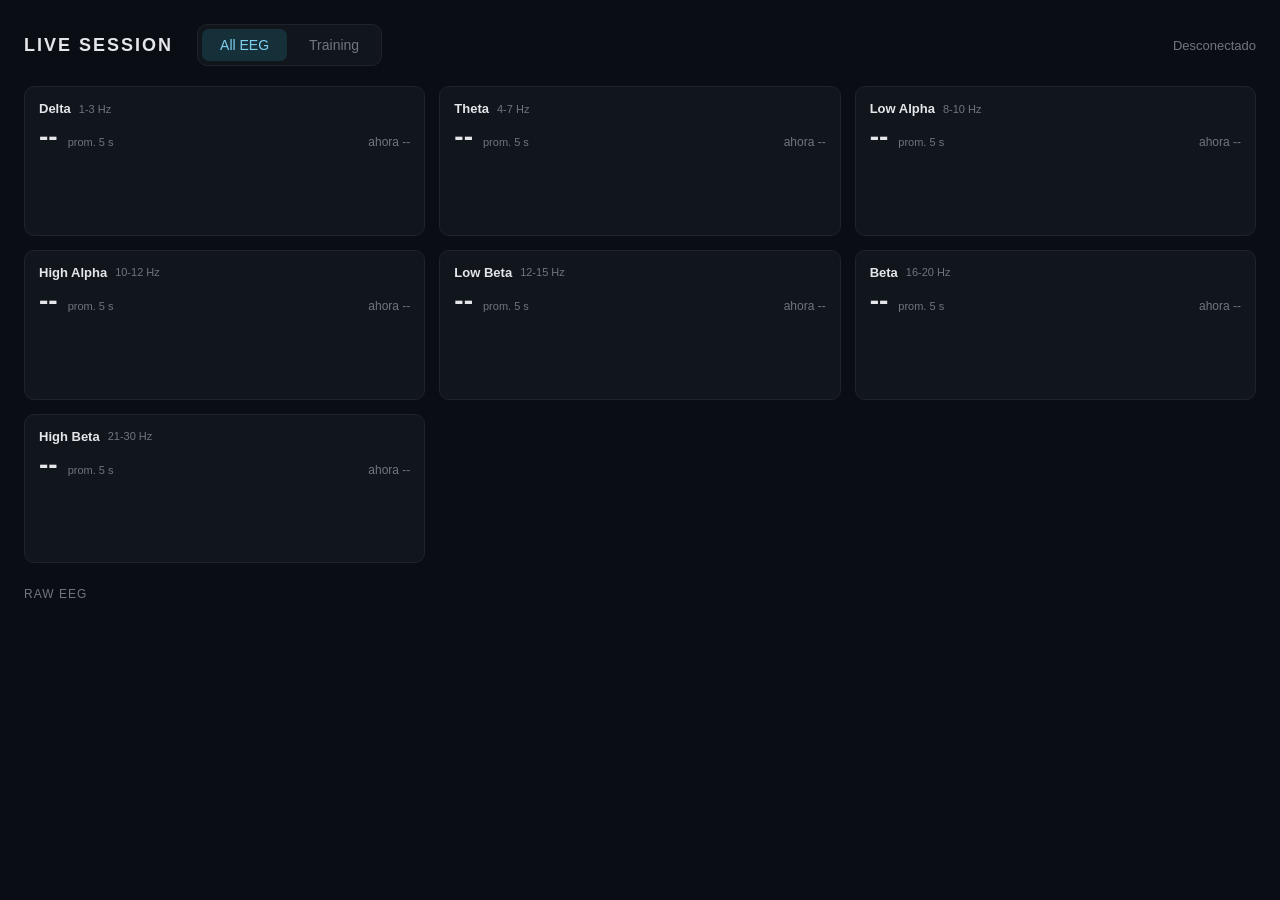
<file: dashboard.html>
<!DOCTYPE html>
<html lang="es">
<head>
<meta charset="UTF-8">
<title>Proyecto 3 · Live Session</title>
<style>
  :root { --bg:#0a0e14; --card:#11151c; --line:#1e232c; --text:#e4e6eb; --muted:#70757f;
          --green:#4cd9a5; --red:#e25563; --amber:#f2a623; }
  * { box-sizing:border-box; }
  body { background:var(--bg); color:var(--text); font-family:-apple-system,"Segoe UI",sans-serif; margin:0; padding:24px; }
  .hidden { display:none !important; }
  .topbar { display:flex; align-items:center; gap:24px; margin-bottom:20px; }
  h1 { font-size:18px; letter-spacing:2px; font-weight:600; margin:0; }
  .tabs { display:flex; gap:4px; background:var(--card); border:1px solid var(--line); border-radius:10px; padding:4px; }
  .tab { background:none; border:0; color:var(--muted); padding:8px 18px; border-radius:7px; font-size:14px; cursor:pointer; }
  .tab.active { background:#16303a; color:#7fd0f0; }
  .status { margin-left:auto; font-size:13px; color:var(--muted); }
  .status.connected { color:var(--green); }
  .card { background:var(--card); border:1px solid var(--line); border-radius:10px; padding:14px; }
  .grid { display:grid; gap:14px; margin-bottom:24px; }
  .grid.three { grid-template-columns:repeat(3,1fr); }
  .grid.two { grid-template-columns:repeat(2,1fr); }
  .head { display:flex; align-items:center; gap:8px; }
  .label { font-size:13px; font-weight:600; }
  .range { font-size:11px; color:var(--muted); }
  .big { font-size:28px; font-weight:600; line-height:1.1; }
  .tag { font-size:11px; color:var(--muted); }
  .small { font-size:12px; color:var(--muted); }
  canvas.spark { width:100%; height:60px; display:block; margin-top:8px; }
  .section-title { font-size:12px; color:var(--muted); letter-spacing:1px; margin:6px 0 10px; }
  .channel-row { display:flex; align-items:center; background:var(--card); border:1px solid var(--line); border-radius:10px; margin-bottom:8px; overflow:hidden; }
  .channel-label { width:130px; padding:14px; border-right:1px solid var(--line); flex-shrink:0; }
  .channel-label .name { font-size:14px; font-weight:600; }
  .quality { font-size:11px; letter-spacing:1px; margin-top:4px; }
  .quality.excellent { color:var(--green); }
  .quality.poor { color:var(--red); }
  .channel-row canvas { flex:1; height:90px; min-width:0; }

  /* formulario de protocolo */
  .form { max-width:640px; display:flex; flex-direction:column; gap:18px; }
  .field .title { display:block; font-size:12px; color:var(--muted); letter-spacing:1px; margin-bottom:6px; }
  input[type=text], input[type=number], select { background:#0d1117; color:var(--text); border:1px solid var(--line);
          border-radius:8px; padding:9px 11px; font-size:14px; width:100%; }
  .row2 { display:grid; grid-template-columns:1fr 1fr; gap:14px; }
  .chips { display:flex; flex-wrap:wrap; gap:8px; }
  .chip { display:flex; align-items:center; gap:6px; background:#0d1117; border:1px solid var(--line);
          border-radius:999px; padding:6px 12px; font-size:13px; cursor:pointer; }
  .chip input { accent-color:var(--green); }
  .chip.inhibit input { accent-color:var(--amber); }
  .chip:has(input:disabled) { opacity:.35; cursor:not-allowed; }
  button.primary { background:#1f6f5a; color:#eafff6; border:0; border-radius:8px; padding:11px 18px;
          font-size:14px; font-weight:600; cursor:pointer; align-self:flex-start; }
  button.danger { background:#7a2a33; color:#ffe9eb; border:0; border-radius:8px; padding:9px 16px;
          font-size:13px; font-weight:600; cursor:pointer; }
  button:disabled { opacity:.4; cursor:not-allowed; }
  button.ghost { background:none; color:var(--text); border:1px solid var(--line); border-radius:8px;
          padding:8px 14px; font-size:13px; cursor:pointer; }
  .fb { font-size:11px; letter-spacing:1px; padding:3px 9px; border-radius:6px; font-weight:600; background:#1b2029; color:var(--muted); }
  .fb.success { background:#143a2f; color:var(--green); }
  .fb.fail { background:#3a1a1e; color:var(--red); }
  .fb.invalid, .fb.calibrating { background:#3a2e12; color:var(--amber); }
  a.link { color:#7fd0f0; font-size:12px; }
  .error { color:var(--red); font-size:13px; min-height:18px; }

  /* vista de entrenamiento */
  .proto-bar { display:flex; align-items:center; gap:22px; margin-bottom:14px; flex-wrap:wrap; }
  .proto-name { font-size:16px; font-weight:600; }
  .clock { font-size:22px; font-weight:600; font-variant-numeric:tabular-nums; }
  .clock.over { color:var(--amber); }
  .controls { margin-left:auto; display:flex; gap:8px; align-items:center; flex-wrap:wrap; }
  .badge { font-size:10px; letter-spacing:1px; padding:2px 7px; border-radius:5px; font-weight:600; }
  .badge.reward { background:#143a2f; color:var(--green); }
  .badge.inhibit { background:#3a2e12; color:var(--amber); }
  .badge.paused { background:#3a2e12; color:var(--amber); }
  .metrics { margin-top:10px; }
  .metric { display:flex; justify-content:space-between; align-items:center; padding:9px 0;
          border-top:1px solid var(--line); font-size:12px; }
  .metric .k { color:var(--muted); letter-spacing:1px; }
  .metric .v { font-size:15px; font-weight:600; }
  .metric input { width:90px; text-align:right; padding:5px 8px; font-size:14px; }
  .saved { border-color:#1f6f5a; }
  .saved .path { font-family:Consolas,monospace; font-size:12px; word-break:break-all; margin:8px 0; color:var(--green); }
  .saved .warn { color:var(--amber); font-size:12px; margin-top:6px; }
</style>
</head>
<body>
  <div class="topbar">
    <h1>LIVE SESSION</h1>
    <div class="tabs">
      <button class="tab active" id="tab-eeg">All EEG</button>
      <button class="tab" id="tab-training">Training</button>
    </div>
    <div class="status" id="status">Conectando...</div>
  </div>

  <!-- ===== Vista All EEG ===== -->
  <section id="view-eeg">
    <div class="grid three" id="bandsGrid"></div>
    <div class="section-title">RAW EEG</div>
    <div id="rawChannels"></div>
  </section>

  <!-- ===== Vista Training ===== -->
  <section id="view-training" class="hidden">
    <div id="train-setup" class="form">
      <div class="card saved hidden" id="saved-panel"></div>

      <div class="field">
        <label class="title" for="protocol-name">NOMBRE DEL PROTOCOLO</label>
        <input type="text" id="protocol-name" maxlength="40" placeholder="Ej. Monastra">
      </div>
      <div class="row2">
        <div class="field">
          <label class="title" for="client-alias">CLIENTE (alias, no uses el nombre real)</label>
          <input type="text" id="client-alias" list="client-list" maxlength="40" placeholder="Ej. Cliente 1">
          <datalist id="client-list"></datalist>
        </div>
        <div class="field">
          <label class="title" for="duration-min">DURACIÓN (minutos)</label>
          <input type="number" id="duration-min" min="1" max="60" value="10">
        </div>
      </div>
      <div class="row2">
        <div class="field"><label class="title" for="sel-active">ELECTRODO ACTIVO</label><select id="sel-active"></select></div>
        <div class="field"><label class="title" for="sel-ref">ELECTRODO DE REFERENCIA</label><select id="sel-ref"></select></div>
      </div>
      <div class="field"><span class="title">BANDAS A MEJORAR (1 a 2)</span><div class="chips" id="chips-reward"></div></div>
      <div class="field"><span class="title">BANDAS A INHIBIR (1 a 2)</span><div class="chips" id="chips-inhibit"></div></div>
      <div class="field" id="thr-field">
        <span class="title">UMBRALES (opcional)</span>
        <div class="small" id="thr-hint">Elige bandas para ponerles umbral. Si lo dejas vacío, se calcula en la calibración previa (~25 s válidos). Los que escribas aquí se respetan.</div>
        <div class="row2" id="thr-inputs" style="margin-top:8px"></div>
      </div>
      <div class="field">
        <label style="display:flex;gap:8px;align-items:flex-start;cursor:pointer">
          <input type="checkbox" id="save-raw" style="margin-top:3px">
          <span><b>Guardar señal cruda (solo en esta computadora)</b><br>
          <span class="small">Para revisar ruido/artefactos después. Ocupa ~1 MB por minuto, incluye la calibración y NO se envía a P4.</span></span>
        </label>
      </div>
      <div class="error" id="setup-error"></div>
      <button class="primary" id="btn-start">Iniciar (calibra y luego entrena)</button>
    </div>

    <div id="train-live" class="hidden">
      <div class="proto-bar">
        <div>
          <div class="tag">PROTOCOL <span class="badge paused hidden" id="live-paused">EN PAUSA</span></div>
          <div class="proto-name" id="live-name">--</div>
          <div class="small" id="live-electrodes">--</div>
        </div>
        <div>
          <div class="tag">SESSION TIME</div>
          <div class="clock" id="live-time">00:00 / 10:00</div>
          <div class="small" id="live-valid">--</div>
        </div>
        <div>
          <div class="tag">FEEDBACK AL CLIENTE</div>
          <span class="fb" id="live-fb">--</span>
          <div style="margin-top:4px"><a class="link" href="feedback.html" target="_blank">Abrir pantalla del cliente</a></div>
        </div>
        <div class="controls">
          <button class="ghost" id="btn-pause">Pausar</button>
          <button class="ghost" id="btn-restart">Reiniciar</button>
          <button class="ghost" id="btn-discard">Descartar</button>
          <button class="danger" id="btn-save">End session and save</button>
        </div>
      </div>
      <div class="error" id="live-error"></div>
      <div class="grid two" id="trainBands"></div>
      <div class="section-title">RAW EEG</div>
      <div class="channel-row">
        <div class="channel-label">
          <div class="name" id="train-raw-name">--</div>
          <div class="quality excellent" id="train-quality">EXCELLENT</div>
        </div>
        <canvas id="train-raw"></canvas>
      </div>
    </div>
  </section>

<script>
const BAND_DEFS = {
  delta:     { label: "Delta",     range: "1-3 Hz",   color: "#e25563" },
  theta:     { label: "Theta",     range: "4-7 Hz",   color: "#f2a623" },
  low_alpha: { label: "Low Alpha", range: "8-10 Hz",  color: "#4cd9a5" },
  high_alpha:{ label: "High Alpha",range: "10-12 Hz", color: "#7fe3c0" },
  low_beta:  { label: "Low Beta",  range: "12-15 Hz", color: "#4a9eea" },
  beta:      { label: "Beta",      range: "16-20 Hz", color: "#6b7fe0" },
  high_beta: { label: "High Beta", range: "21-30 Hz", color: "#b983e0" },
};
const BAND_KEYS = Object.keys(BAND_DEFS);
const MAX_HISTORY = 60;
const RAW_WINDOW_SECONDS = 5;
const MAX_PER_SIDE = 2;          // igual que MAX_BANDS_PER_SIDE en live_server.py
const REQUIRE_BOTH_SIDES = true; // igual que REQUIRE_BOTH_SIDES en live_server.py

const $ = (id) => document.getElementById(id);
const mean = (arr) => arr.reduce((a, b) => a + b, 0) / arr.length;
const fmt = (v) => (v === null || v === undefined) ? "--" : v.toFixed(2);
const mmss = (s) => String(Math.floor(s / 60)).padStart(2, "0") + ":" + String(Math.floor(s % 60)).padStart(2, "0");
const esc = (s) => String(s).replace(/[&<>"]/g, (c) => ({ "&": "&amp;", "<": "&lt;", ">": "&gt;", '"': "&quot;" }[c]));

// ---------- Estado ----------
let activeTab = "eeg";
let latest = null, dirty = false, lastDraw = 0, lastSeq = -1;
let lastMsgTime = Date.now(), streamOk = true, lastSfreq = 256;
let trainingActive = false, currentKey = "", trainHistory = {}, trainBuffer = [], lastTrainSeq = -1;
let knownClients = "";
const bandHistory = {};
BAND_KEYS.forEach(k => bandHistory[k] = []);
const channelRows = {}, rawBuffers = {};

// ---------- Conexión ----------
const ws = new WebSocket(`ws://${location.hostname || "localhost"}:8765`);  // sirve desde la compu o desde la red local
function send(obj) { if (ws.readyState === 1) ws.send(JSON.stringify(obj)); }
const statusEl = $("status");
function setStatus(text, ok) { statusEl.textContent = text; statusEl.className = "status" + (ok ? " connected" : ""); }

// ---------- Pestañas ----------
function showTab(tab) {
  activeTab = tab;
  $("view-eeg").classList.toggle("hidden", tab !== "eeg");
  $("view-training").classList.toggle("hidden", tab !== "training");
  $("tab-eeg").classList.toggle("active", tab === "eeg");
  $("tab-training").classList.toggle("active", tab === "training");
  dirty = true;
}
$("tab-eeg").onclick = () => showTab("eeg");
$("tab-training").onclick = () => showTab("training");

// ---------- Dibujo ----------
function drawLine(canvas, values, color, opts = {}) {
  const w = canvas.clientWidth, h = canvas.clientHeight;
  if (!w || !h) return;  // vista oculta
  if (canvas.width !== w || canvas.height !== h) { canvas.width = w; canvas.height = h; }
  const ctx = canvas.getContext("2d");
  ctx.clearRect(0, 0, w, h);
  if (values.length < 2) return;
  const threshold = opts.threshold ?? null;

  let min, max;
  if (opts.range) {
    [min, max] = opts.range;
  } else {
    min = Math.min(...values); max = Math.max(...values);
    if (threshold !== null) { min = Math.min(min, threshold); max = Math.max(max, threshold); }
    if (min === max) { min -= 1; max += 1; }
  }
  const y = (v) => h - ((v - min) / (max - min)) * h;

  if (threshold !== null) {  // línea punteada del umbral
    ctx.beginPath();
    ctx.setLineDash([5, 4]);
    ctx.strokeStyle = "#a8626a";
    ctx.lineWidth = 1;
    ctx.moveTo(0, y(threshold)); ctx.lineTo(w, y(threshold));
    ctx.stroke();
    ctx.setLineDash([]);
  }
  ctx.beginPath();
  ctx.strokeStyle = color;
  ctx.lineWidth = 1.5;
  values.forEach((v, i) => {
    const x = (i / (values.length - 1)) * w;
    i === 0 ? ctx.moveTo(x, y(v)) : ctx.lineTo(x, y(v));
  });
  ctx.stroke();
}

// ---------- Vista All EEG ----------
const bandCanvases = {};
BAND_KEYS.forEach(key => {
  const def = BAND_DEFS[key];
  const card = document.createElement("div");
  card.className = "card";
  card.innerHTML = `
    <div class="head"><span class="label">${def.label}</span><span class="range">${def.range}</span></div>
    <div style="display:flex;align-items:baseline;gap:10px;margin-top:6px">
      <span class="big" id="val-${key}">--</span>
      <span class="tag">prom. 5 s</span>
      <span class="small" style="margin-left:auto">ahora <span id="now-${key}">--</span></span>
    </div>
    <canvas class="spark"></canvas>`;
  $("bandsGrid").appendChild(card);
  bandCanvases[key] = card.querySelector("canvas");
});

function ensureChannelRows(names, sfreq) {
  if (Object.keys(channelRows).length > 0) return;
  names.forEach(name => {
    const row = document.createElement("div");
    row.className = "channel-row";
    row.innerHTML = `
      <div class="channel-label">
        <div class="name">${name}</div>
        <div class="quality excellent" id="quality-${name}">EXCELLENT</div>
      </div>
      <canvas></canvas>`;
    $("rawChannels").appendChild(row);
    channelRows[name] = row.querySelector("canvas");
    rawBuffers[name] = new Array(sfreq * RAW_WINDOW_SECONDS).fill(0);
  });
}

function drawEeg() {
  latest.channel_names.forEach((name, i) => {
    drawLine(channelRows[name], rawBuffers[name], "#e4e6eb", { range: [-100, 100] });
    const q = latest.quality[i];
    const qEl = $(`quality-${name}`);
    qEl.textContent = q === "excellent" ? "EXCELLENT" : "REVISAR";
    qEl.className = "quality " + q;
  });
  BAND_KEYS.forEach(key => {
    const hist = bandHistory[key];
    $(`val-${key}`).textContent = hist.length ? mean(hist.slice(-5)).toFixed(2) : "--";  // promedio de los últimos 5 s
    $(`now-${key}`).textContent = hist.length ? hist[hist.length - 1].toFixed(2) : "--";  // valor de este segundo
    drawLine(bandCanvases[key], hist, BAND_DEFS[key].color);
  });
}

// ---------- Formulario de protocolo ----------
let setupBuilt = false;
function checkedBands(group) {
  return [...document.querySelectorAll(`input[data-group="${group}"]:checked`)].map(cb => cb.dataset.band);
}
function syncChips() {  // máx. por lado y una banda no puede estar en los dos lados
  for (const group of ["reward", "inhibit"]) {
    const other = group === "reward" ? "inhibit" : "reward";
    const mine = checkedBands(group), theirs = checkedBands(other);
    document.querySelectorAll(`input[data-group="${group}"]`).forEach(cb => {
      cb.disabled = theirs.includes(cb.dataset.band) || (!cb.checked && mine.length >= MAX_PER_SIDE);
    });
  }
  syncThresholdInputs();
}
function syncThresholdInputs() {
  const bands = [...checkedBands("reward"), ...checkedBands("inhibit")];
  const box = $("thr-inputs");
  const old = {};
  box.querySelectorAll("input").forEach(i => old[i.dataset.band] = i.value);  // no perder lo ya escrito
  box.innerHTML = bands.map(b => {
    const role = checkedBands("reward").includes(b) ? "subir" : "bajar";
    return `<div><label class="title" style="margin-bottom:4px">${BAND_DEFS[b].label} (${role})</label>
      <input type="number" step="0.05" min="0" data-band="${b}" placeholder="auto" value="${old[b] ?? ""}"></div>`;
  }).join("");
  $("thr-hint").style.display = bands.length ? "none" : "";
}
function readThresholds() {
  const out = {};
  document.querySelectorAll("#thr-inputs input").forEach(i => {
    if (i.value !== "") out[i.dataset.band] = parseFloat(i.value);
  });
  return out;
}
function buildSetup(names, excluded) {
  if (setupBuilt) return;
  setupBuilt = true;
  const opt = (n) => `<option value="${n}" ${excluded.includes(n) ? "disabled" : ""}>${n}${excluded.includes(n) ? " (excluido)" : ""}</option>`;
  $("sel-active").innerHTML = names.map(opt).join("");
  $("sel-ref").innerHTML = `<option value="none">Ninguno (solo activo)</option>` + names.map(opt).join("");
  $("sel-active").value = (names.includes("AF8") && !excluded.includes("AF8")) ? "AF8" : names.find(n => !excluded.includes(n));
  $("sel-ref").value = (names.includes("TP9") && !excluded.includes("TP9")) ? "TP9" : "none";
  for (const group of ["reward", "inhibit"]) {
    $(`chips-${group}`).innerHTML = BAND_KEYS.map(k =>
      `<label class="chip ${group}"><input type="checkbox" data-group="${group}" data-band="${k}"> ${BAND_DEFS[k].label}</label>`).join("");
  }
  document.querySelectorAll("input[data-group]").forEach(cb => cb.addEventListener("change", syncChips));
}

function updateClientList(clients) {
  const key = (clients || []).join("|");
  if (key === knownClients) return;
  knownClients = key;
  $("client-list").innerHTML = (clients || []).map(c => `<option value="${esc(c)}">`).join("");
}

function validateProtocol(p, client, duration) {
  if (!p.name) return "Ponle un nombre al protocolo";
  if (!client) return "Escribe el alias del cliente";
  if (!(duration >= 1 && duration <= 60)) return "La duración debe estar entre 1 y 60 minutos";
  if (p.reference === p.active) return "El activo y la referencia deben ser distintos";
  if (!p.reward.length && !p.inhibit.length) return "Elige al menos una banda";
  if (REQUIRE_BOTH_SIDES && (!p.reward.length || !p.inhibit.length)) return "Elige al menos 1 banda a mejorar y 1 a inhibir";
  return "";
}
$("btn-start").onclick = () => {
  const protocol = {
    name: $("protocol-name").value.trim(),
    active: $("sel-active").value,
    reference: $("sel-ref").value === "none" ? null : $("sel-ref").value,
    reward: checkedBands("reward"),
    inhibit: checkedBands("inhibit"),
  };
  const client = $("client-alias").value.trim();
  const duration = parseFloat($("duration-min").value);
  const thresholds = readThresholds();
  $("setup-error").textContent = validateProtocol(protocol, client, duration)
    || (Object.values(thresholds).some(v => !(v >= 0)) ? "Umbral inválido" : "");
  if (!$("setup-error").textContent) {
    $("saved-panel").classList.add("hidden");
    send({ type: "start_training", protocol, client, duration_min: duration, thresholds, save_raw: $("save-raw").checked });  // el servidor valida otra vez
  }
};

// ---------- Controles del entrenamiento ----------
$("btn-pause").onclick = () => send({ type: "pause_training", paused: !(latest && latest.training && latest.training.paused) });
$("btn-restart").onclick = () => {
  if (confirm("¿Reiniciar? Se descartan los datos grabados hasta ahora y el reloj vuelve a 00:00.")) send({ type: "restart_training" });
};
$("btn-discard").onclick = () => {
  if (confirm("¿Descartar la sesión SIN guardar? Se pierden los datos.")) send({ type: "discard_training" });
};
$("btn-save").onclick = () => send({ type: "save_training" });

function showSaved(msg) {
  const warnings = (msg.warnings || []).map(w => `<div class="warn">⚠ ${esc(w)}</div>`).join("");
  const p4 = (msg.p4_files || []).length
    ? `<div class="small">Archivos para P4 (${msg.p4_rows} filas, 1 cada 5 s):</div>` +
      msg.p4_files.map(f => `<div class="path">${esc(f)}</div>`).join("")
    : `<div class="small">Para P4: no se generaron archivos.</div>`;
  $("saved-panel").innerHTML = `
    <div class="label">Sesión ${esc(msg.id_sesion)} guardada ✔ <span class="small">(usuario ${esc(msg.id_usuario)})</span></div>
    <div class="small">${mmss(msg.duration_s)} de entrenamiento · ${msg.valid_pct}% de segundos válidos · calidad: <b>${esc(msg.flag)}</b></div>
    <div class="small" style="margin-top:8px">Resumen para el compañero (${msg.support_rows} filas, 1 por segundo y banda):</div>
    <div class="path">${esc(msg.folder)}</div>
    ${p4}
    ${msg.raw ? `<div class="small" style="margin-top:8px">Señal cruda (solo local, ${msg.raw.duracion_s} s):</div><div class="path">${esc(msg.folder)}\\${esc(msg.raw.archivo)}</div>` : ""}
    ${warnings}
    <button class="ghost" id="btn-saved-ok" style="margin-top:10px">Cerrar</button>`;
  $("saved-panel").classList.remove("hidden");
  $("btn-saved-ok").onclick = () => $("saved-panel").classList.add("hidden");
  showTab("training");
}

// ---------- Vista de entrenamiento en vivo ----------
function showTrainingState(active) {
  $("train-setup").classList.toggle("hidden", active);
  $("train-live").classList.toggle("hidden", !active);
}

function buildLive(t) {
  $("live-name").textContent = t.name;
  $("live-electrodes").textContent = t.reference
    ? `${t.active} (active) — ${t.reference} (reference)`
    : `${t.active} (active) — sin referencia`;
  $("train-raw-name").textContent = t.reference ? `${t.active} – ${t.reference}` : t.active;
  $("live-error").textContent = "";
  trainBuffer = new Array(lastSfreq * RAW_WINDOW_SECONDS).fill(0);
  trainHistory = {};
  lastTrainSeq = -1;

  const grid = $("trainBands");
  grid.innerHTML = "";
  [...t.reward, ...t.inhibit].forEach(band => {
    const role = t.bands[band].role, def = BAND_DEFS[band];
    trainHistory[band] = [];
    const card = document.createElement("div");
    card.className = "card";
    card.innerHTML = `
      <div class="head">
        <span class="label" style="color:${role === "reward" ? "var(--green)" : "var(--amber)"}">${def.label}</span>
        <span class="range">${def.range}</span>
        <span class="badge ${role}">${role === "reward" ? "REWARD" : "INHIBIT"}</span>
        <span class="small" style="margin-left:auto">ahora <span id="t-now-${band}">--</span></span>
      </div>
      <canvas class="spark" id="t-chart-${band}"></canvas>
      <div class="metrics">
        <div class="metric"><span class="k">AVG VALUE <span class="tag">(5 s)</span></span><span class="big" id="t-avg-${band}">--</span></div>
        <div class="metric"><span class="k">THRESHOLD</span><input type="number" step="0.05" min="0" id="t-thr-${band}"></div>
        <div class="metric"><span class="k">AVG SUCCESS RATE <span class="tag">(10 s)</span></span><span class="v" id="t-suc-${band}">--</span></div>
      </div>`;
    grid.appendChild(card);
    const input = card.querySelector("input");
    input.addEventListener("change", () => {
      const v = parseFloat(input.value);
      if (!Number.isNaN(v) && v >= 0) send({ type: "set_threshold", band, value: v });
    });
  });
}

function drawTraining() {
  const t = latest.training;
  if (!t) return;
  drawLine($("train-raw"), trainBuffer, "#e4e6eb", { range: [-100, 100] });
  const q = latest.train_quality;
  $("train-quality").textContent = q === "excellent" ? "EXCELLENT" : "REVISAR";
  $("train-quality").className = "quality " + q;

  // reloj, pausa y % de segundos válidos
  const calib = t.phase === "calibrating";
  const over = !calib && t.elapsed_s > t.target_s;
  $("live-time").textContent = calib ? "CALIBRANDO" : `${mmss(t.elapsed_s)} / ${mmss(t.target_s)}`;
  $("live-time").className = "clock" + (over ? " over" : "");
  $("btn-save").disabled = calib;   // todavía no hay nada que guardar
  const why = t.invalid_reasons || {}, names = { electrodo: "electrodo", artefacto: "artefacto", delta: "delta" };
  const whyText = Object.keys(why).length ? " (inválidos: " + Object.entries(why).map(([k, n]) => `${names[k] || k} ${n}`).join(" · ") + ")" : "";
  $("live-valid").textContent = calib
    ? `${t.calib_valid} / ${t.calib_target} s válidos · el entrenamiento y la grabación empiezan solos` + whyText
    : (t.valid_pct === null ? "--" : t.valid_pct + "% de segundos válidos" + whyText)
      + (over ? " · tiempo cumplido, puedes terminar y guardar" : "");
  $("live-paused").classList.toggle("hidden", !t.paused);
  const fb = t.feedback || { state: "calibrating", met: 0, total: 0 };
  const fbText = { success: "✔ RECOMPENSA", fail: "✖ SIN RECOMPENSA", invalid: "… SEÑAL NO VÁLIDA", calibrating: "… CALIBRANDO UMBRAL" };
  $("live-fb").textContent = t.paused ? "EN PAUSA" : ((fbText[fb.state] || "--") + (fb.total && fb.state !== "invalid" && fb.state !== "calibrating" ? ` (${fb.met}/${fb.total})` : ""));
  $("live-fb").className = "fb " + (t.paused ? "" : fb.state);
  $("btn-pause").textContent = t.paused ? "Reanudar" : "Pausar";

  for (const [band, info] of Object.entries(t.bands)) {
    $(`t-now-${band}`).textContent = fmt(info.value);
    $(`t-avg-${band}`).textContent = fmt(info.avg5);
    $(`t-suc-${band}`).textContent = info.success === null ? "--" : info.success.toFixed(0) + "%";
    const input = $(`t-thr-${band}`);
    if (document.activeElement !== input) input.value = info.threshold === null ? "" : info.threshold.toFixed(2);
    input.placeholder = info.threshold === null ? "calibrando…" : "";
    drawLine($(`t-chart-${band}`), trainHistory[band], info.role === "reward" ? "#4cd9a5" : "#f2a623",
             { threshold: info.threshold });
  }
}

// ---------- Mensajes del servidor ----------
ws.onopen = () => setStatus("Conectado", true);
ws.onclose = () => setStatus("Desconectado", false);
ws.onerror = () => setStatus("Error de conexión — ¿corriste live_server.py?", false);

ws.onmessage = (event) => {
  lastMsgTime = Date.now();
  const msg = JSON.parse(event.data);

  if (msg.type === "status") {
    streamOk = msg.stream_ok;
    setStatus(streamOk ? "Conectado" : "Sin señal del Muse — intentando reconectar...", streamOk);
    return;
  }
  if (msg.type === "error") {
    $("setup-error").textContent = msg.message;
    $("live-error").textContent = msg.message;
    return;
  }
  if (msg.type === "saved") { showSaved(msg); return; }

  setStatus(msg.warming_up ? "Conectado · estabilizando filtros (~5 s)…" : "Conectado", true);
  lastSfreq = msg.sfreq;
  ensureChannelRows(msg.channel_names, msg.sfreq);
  buildSetup(msg.channel_names, msg.excluded_channels || []);
  updateClientList(msg.clients);

  msg.channel_names.forEach((name, i) => {
    const buf = rawBuffers[name].concat(msg.raw_chunk[i]);
    rawBuffers[name] = buf.slice(buf.length - msg.sfreq * RAW_WINDOW_SECONDS);
  });

  if (msg.bands_seq !== lastSeq) {  // las bandas se actualizan 1 vez por segundo
    lastSeq = msg.bands_seq;
    BAND_KEYS.forEach(key => {
      bandHistory[key].push(msg.bands[key] ?? 0);
      if (bandHistory[key].length > MAX_HISTORY) bandHistory[key].shift();
    });
  }

  // Entrenamiento: el servidor es la fuente de verdad (si recargas la página, se restaura)
  const t = msg.training;
  if (t) {
    const key = JSON.stringify([t.session_id, t.name, t.active, t.reference, t.reward, t.inhibit]);
    if (!trainingActive || key !== currentKey) {  // sesión nueva o reiniciada: se reconstruye la vista
      buildLive(t); currentKey = key; trainingActive = true; showTrainingState(true);
    }
    if (msg.train_raw_chunk) {
      const buf = trainBuffer.concat(msg.train_raw_chunk);
      trainBuffer = buf.slice(buf.length - msg.sfreq * RAW_WINDOW_SECONDS);
    }
    if (t.seq !== lastTrainSeq) {
      lastTrainSeq = t.seq;
      for (const [band, info] of Object.entries(t.bands)) {
        if (info.value !== null) {
          trainHistory[band].push(info.value);
          if (trainHistory[band].length > MAX_HISTORY) trainHistory[band].shift();
        }
      }
    }
  } else if (trainingActive) {
    trainingActive = false; currentKey = ""; showTrainingState(false);
  }

  latest = msg;
  dirty = true;
};

setInterval(() => {
  if (ws.readyState === 1 && streamOk && Date.now() - lastMsgTime > 2000) {
    setStatus("Conectado al servidor, pero sin datos (revisa la terminal de Python)", false);
  }
}, 500);

// El dibujo va aparte de la red: aunque el navegador se atrase, no se acumulan frames
function render(now) {
  if (dirty && latest && now - lastDraw > 50) {
    dirty = false; lastDraw = now;
    if (activeTab === "eeg") drawEeg();
    else if (trainingActive) drawTraining();
  }
  requestAnimationFrame(render);
}
requestAnimationFrame(render);
</script>
</body>
</html>
</file>
